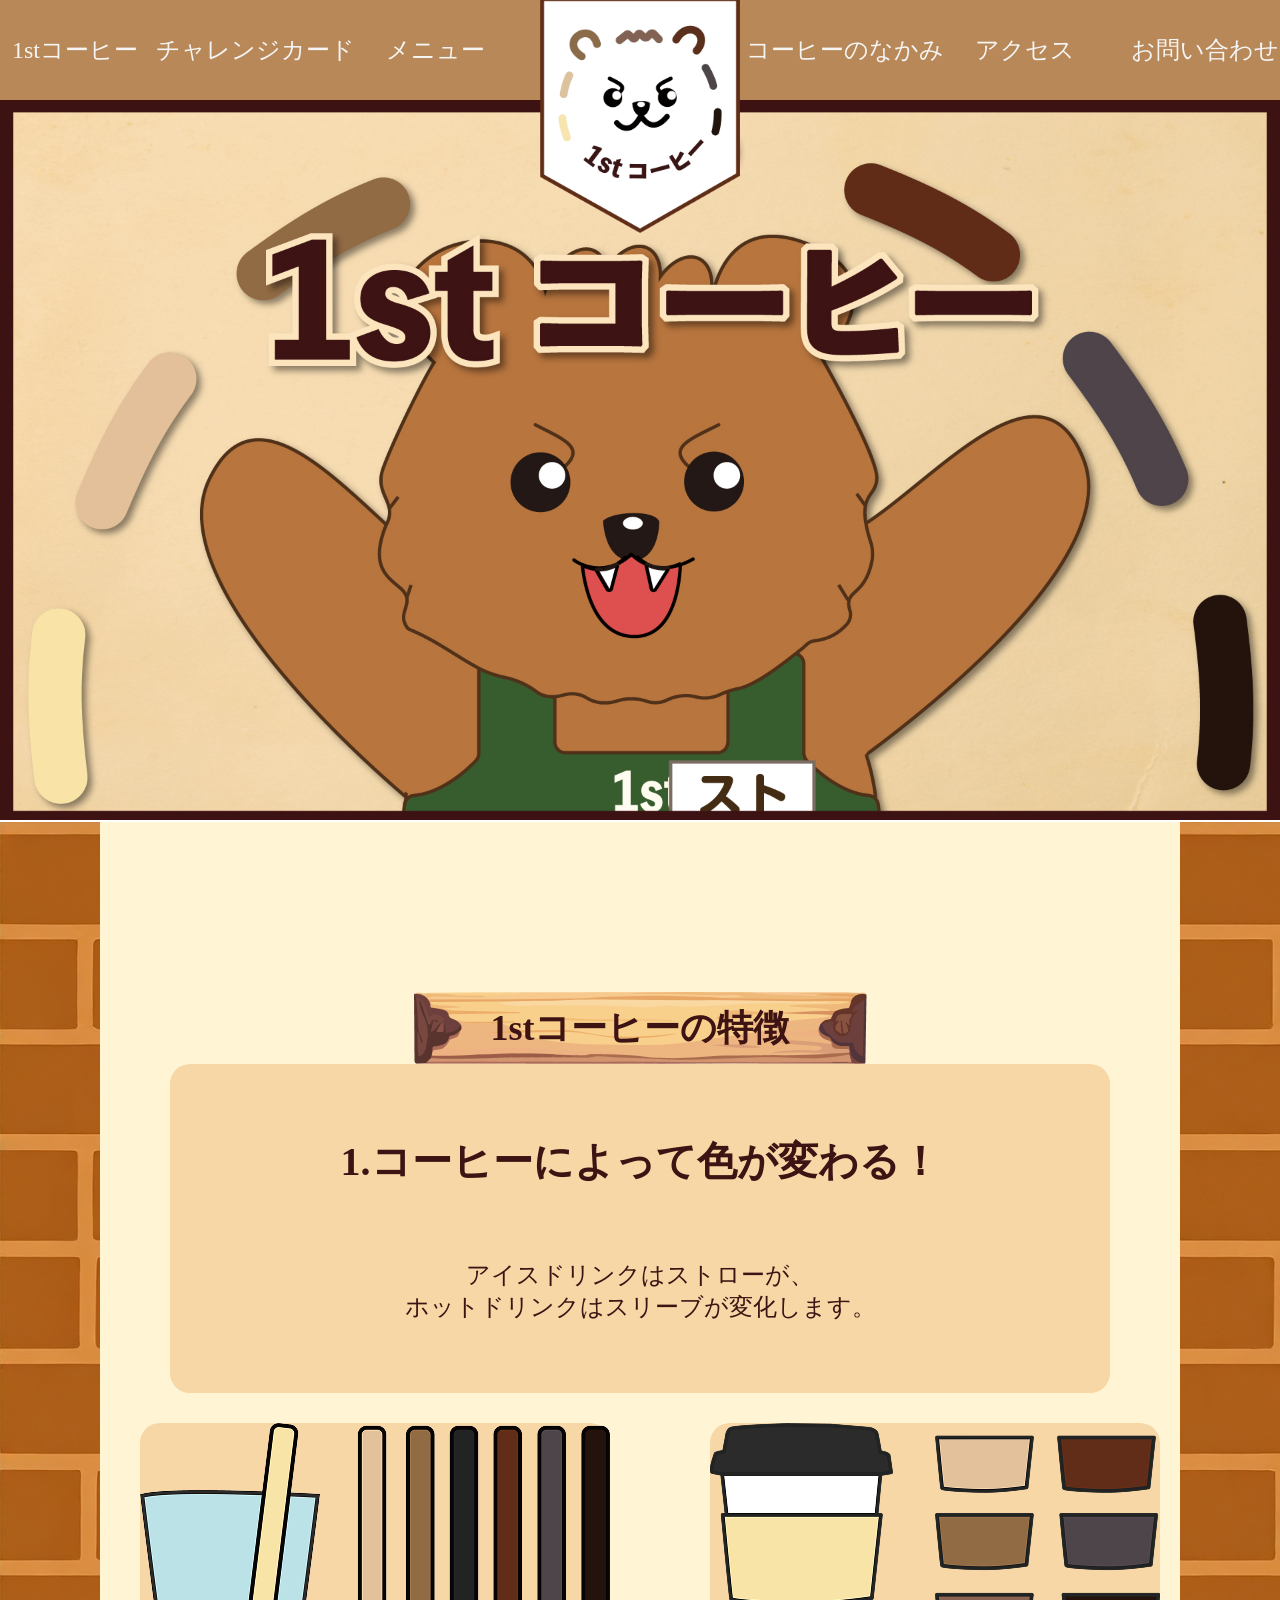
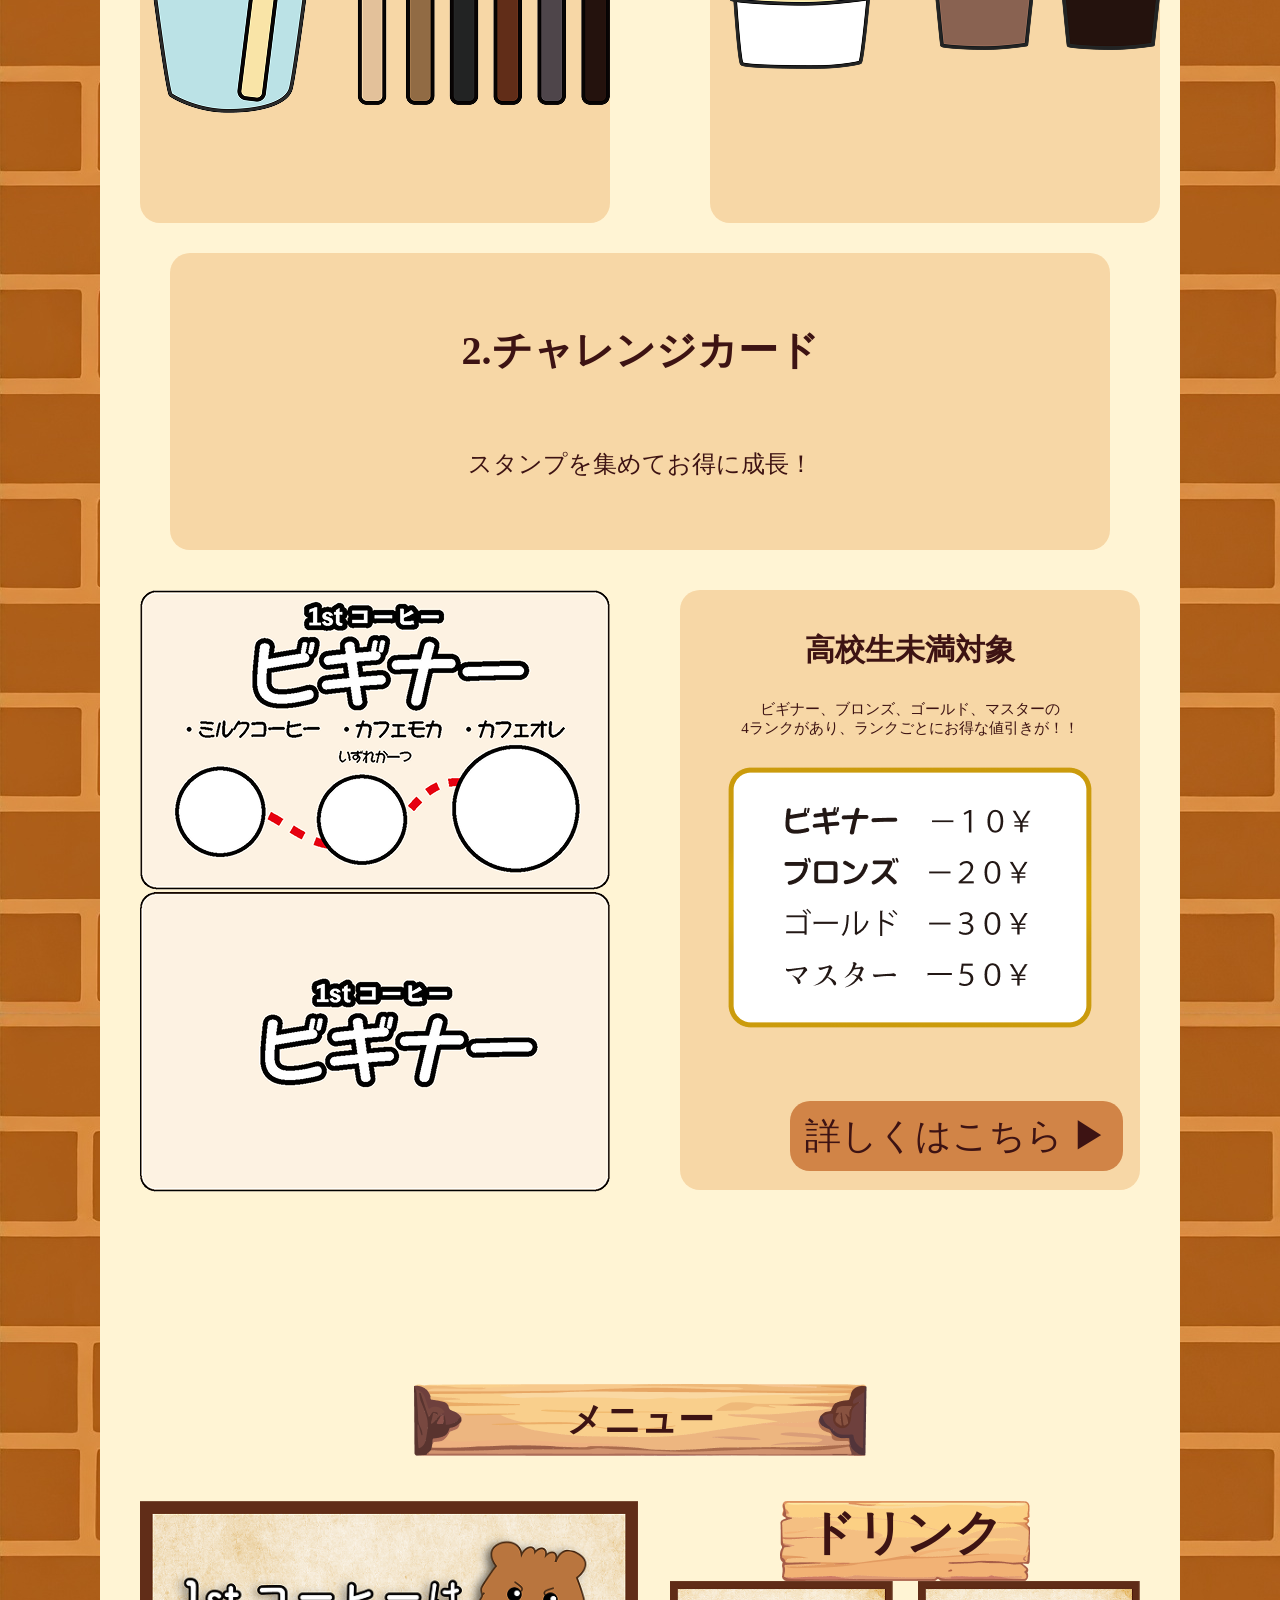
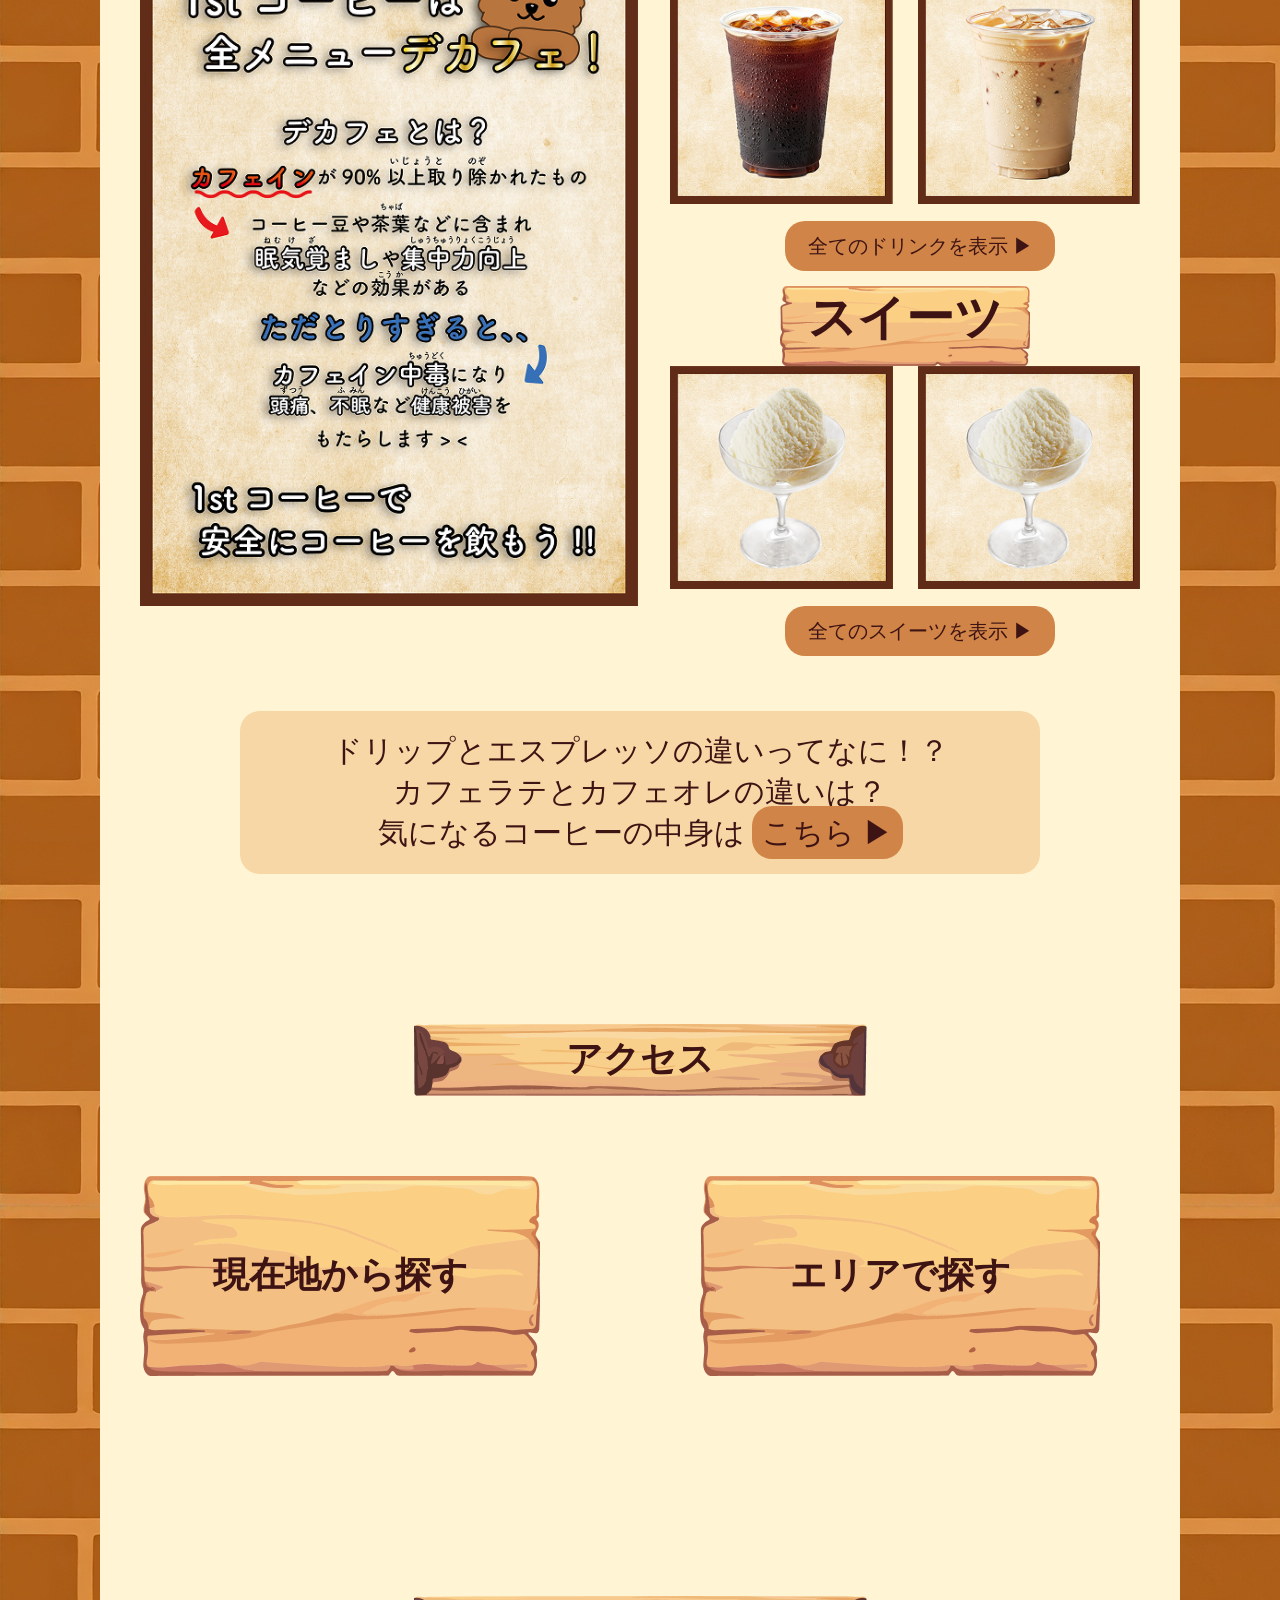
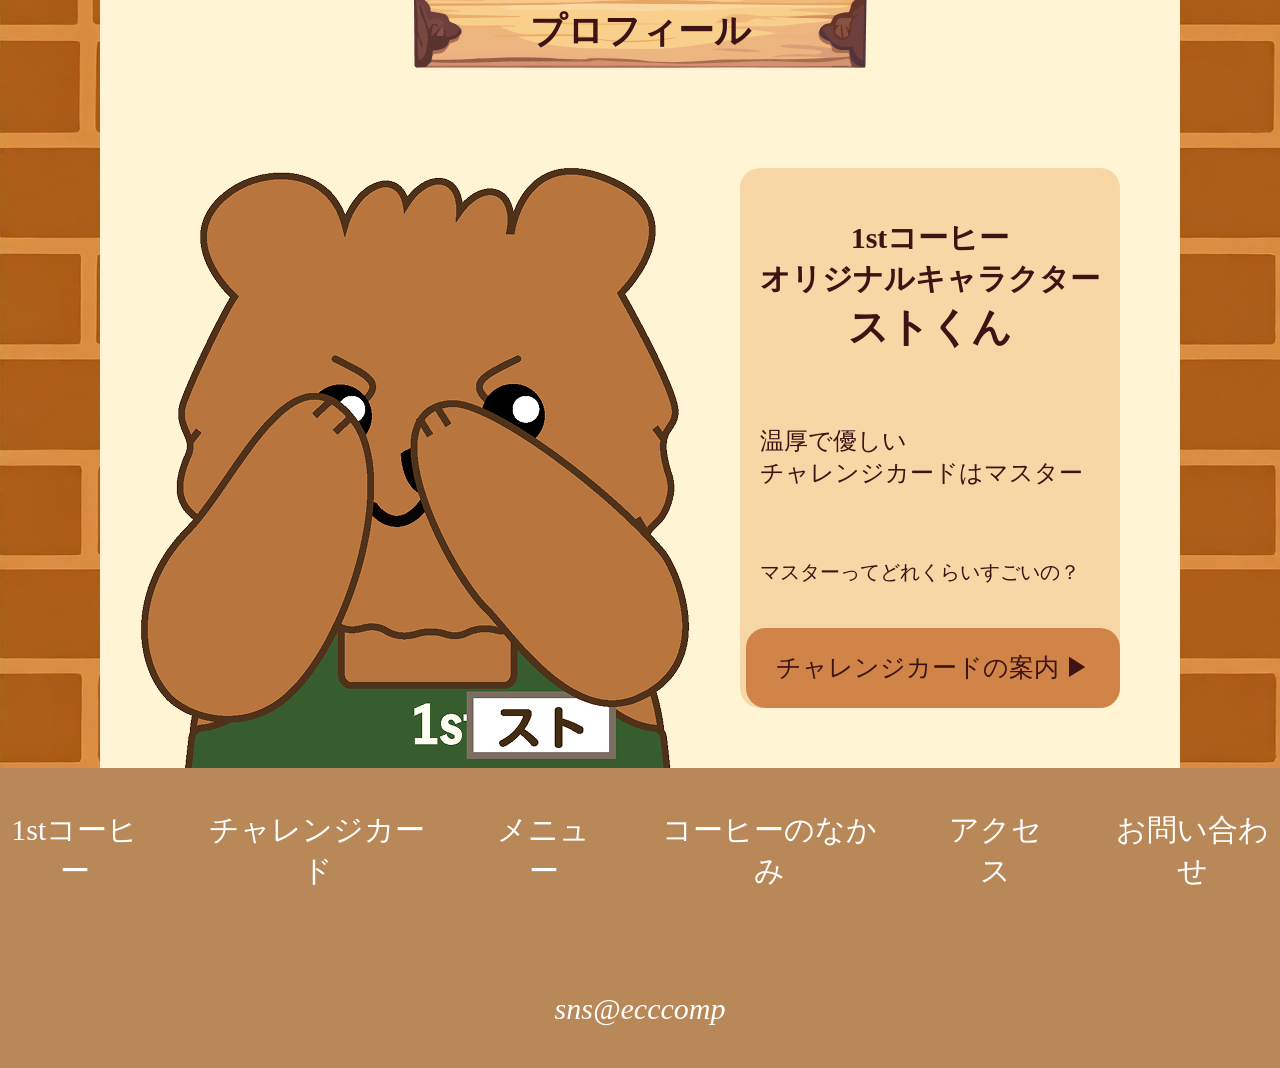
<file: index.html>
<!DOCTYPE html>
<html lang="ja">
<head>
	<meta charset="UTF-8">
	<meta name="viewport" content="width=device-width, initial-scale=1.0">
	<title>1st cooffe top page</title>
	<link rel="stylesheet" href="css/style.css">
	<link rel="stylesheet" href="css/index.css">
</head>
<body>
	<header>
		<ul class="nav">
			<li><a href="">1stコーヒー</a></li>
			<li><a href="challenge.html">チャレンジカード</a></li>
			<li><a href="menu.html">メニュー</a></li> 
			<li class="logo"><a href="index.html"><img src="images/1st.logo.png" alt="1stコーヒー"></a></li>
			<li><a href="nakami.html">コーヒーのなかみ</a></li>
			<li><a href="access.html">アクセス</a></li>
			<li><a href="character.html">お問い合わせ</a></li>
		</ul>
	</header>
	<div class="mainImg">
		<img src="images/1st.main.jpg" alt="">
	</div>
	<main>
	<div class="boxWrap">
		<h2 class="boxTitle">1stコーヒーの特徴</h2>
		<div class="aboutWrap">
			<h3 class="aboutTitle">1.コーヒーによって色が変わる！</h3>
			<p class="aboutText">アイスドリンクはストローが、<br>
				ホットドリンクはスリーブが変化します。</p>
		</div>
		<div class="copWrap">
			<div class="aboutWrap">
				<div class="imagesWrap"><img src="images/1st.ice.png" alt="アイスカップ"></div>
			</div>
			<div class="aboutWrap">
				<div class="imagesWrap"><img src="images/1st.hot.png" alt="ホットカップ"></div>
			</div>
		</div>
		<div class="aboutWrap">
			<h3 class="aboutTitle">2.チャレンジカード</h3>
			<p class="aboutText">スタンプを集めてお得に成長！</p>
		</div>	
		<div class="infoWrap">
			<div class="card">
				<p><img src="images/1st.stamp.01.png" alt="ビギナースタンプ"></p>
				<p><img src="images/1st.stamp.02.png" alt="ビギナー"></p>
			</div>
			<div class="info">
				<h4>高校生未満対象</h4>
				<p>ビギナー、ブロンズ、ゴールド、マスターの<br>4ランクがあり、ランクごとにお得な値引きが！！</p>
				<p><img src="images/1st.nebiki.png" alt="-10¥"></p>
			<p class="btnChallenge"><a href="challenge.html">詳しくはこちら ▶︎</a></p>
			</div>
		</div>
			<h2 class="boxTitle">メニュー</h2>
		<div class="menuWrap">
			<p><img src="images/1st.decoffe.png" alt=""></p>
			<div class="menu">
				<h3 class="menuTitle">ドリンク</h3>
				<div class="iceWrap">
					<p><img src="images/1st.menu.icecoffe.250.png" alt="アイスドリップ"></p>
					<p><img src="images/1st.menu.rate.250.png" alt="ラテ"></p>
				</div>
				<p><a href="menu.html" class="menuBtn">全てのドリンクを表示 ▶︎</a></p>
				<h3 class="menuTitle">スイーツ</h3>
				<div class="iceWrap">
					<p><img src="images/1st.menu.vanilla.250.png" alt="バニラアイス左"></p>
					<p><img src="images/1st.menu.vanilla.250.png" alt="バニラアイス右"></p>
				</div>
				<p><a href="menu.html"class="menuBtn">全てのスイーツを表示 ▶︎</a></p>
			</div>
		</div>
		<div class="menuInfo">
			<p class="btnNakami">ドリップとエスプレッソの違いってなに！？<br>
				カフェラテとカフェオレの違いは？<br>
				気になるコーヒーの中身は <a href="nakami.html" class="nakamiBtn">こちら ▶︎</a></p>
		</div>
		<h2 class="boxTitle">アクセス</h2>
		<div class="accessWrap">
			<h3 class="access"><a href="access.html" class="accessBtn">現在地から探す</a></h3>
			<h3 class="access"><a href="access.html" class="accessBtn">エリアで探す</a></h3>
		</div>
		<h2 class="boxTitle">プロフィール</h2>
		<div class="charaWrap">
			<div class="charaImgWrap">
				<p class="charaImg"><img src="images/1st.sutokun01.png" alt="テレ"></p>
			</div>
			<div class="charaInfo">
				<div class="charaText"> 
					<h3>1stコーヒー<br>オリジナルキャラクター</h3>
					<h2>ストくん</h2>
					<p class="charaCenter">温厚で優しい<br>
					チャレンジカードはマスター</p>
					<p class="charaBottom">マスターってどれくらいすごいの？</p>
					<p class="challBtn"><a href="challenge.html">チャレンジカードの案内 ▶︎</a></p>
				</div>
			</div>
		</div>
	</div>
</main>
<footer>
	<div class="footerText">
		<ul>
			<li><a href="index.html">1stコーヒー</a></li>
			<li><a href="challenge.html">チャレンジカード</a></li>
			<li><a href="menu.html">メニュー</a></li>
			<li><a href="nakami.html">コーヒーのなかみ</a></li>
			<li><a href="access.html">アクセス</a></li>
			<li><a href="character.html">お問い合わせ</a> </li>
		</ul>
	</div>
	<address>sns@ecccomp</address>
</footer>				
</body>
</html>
</file>
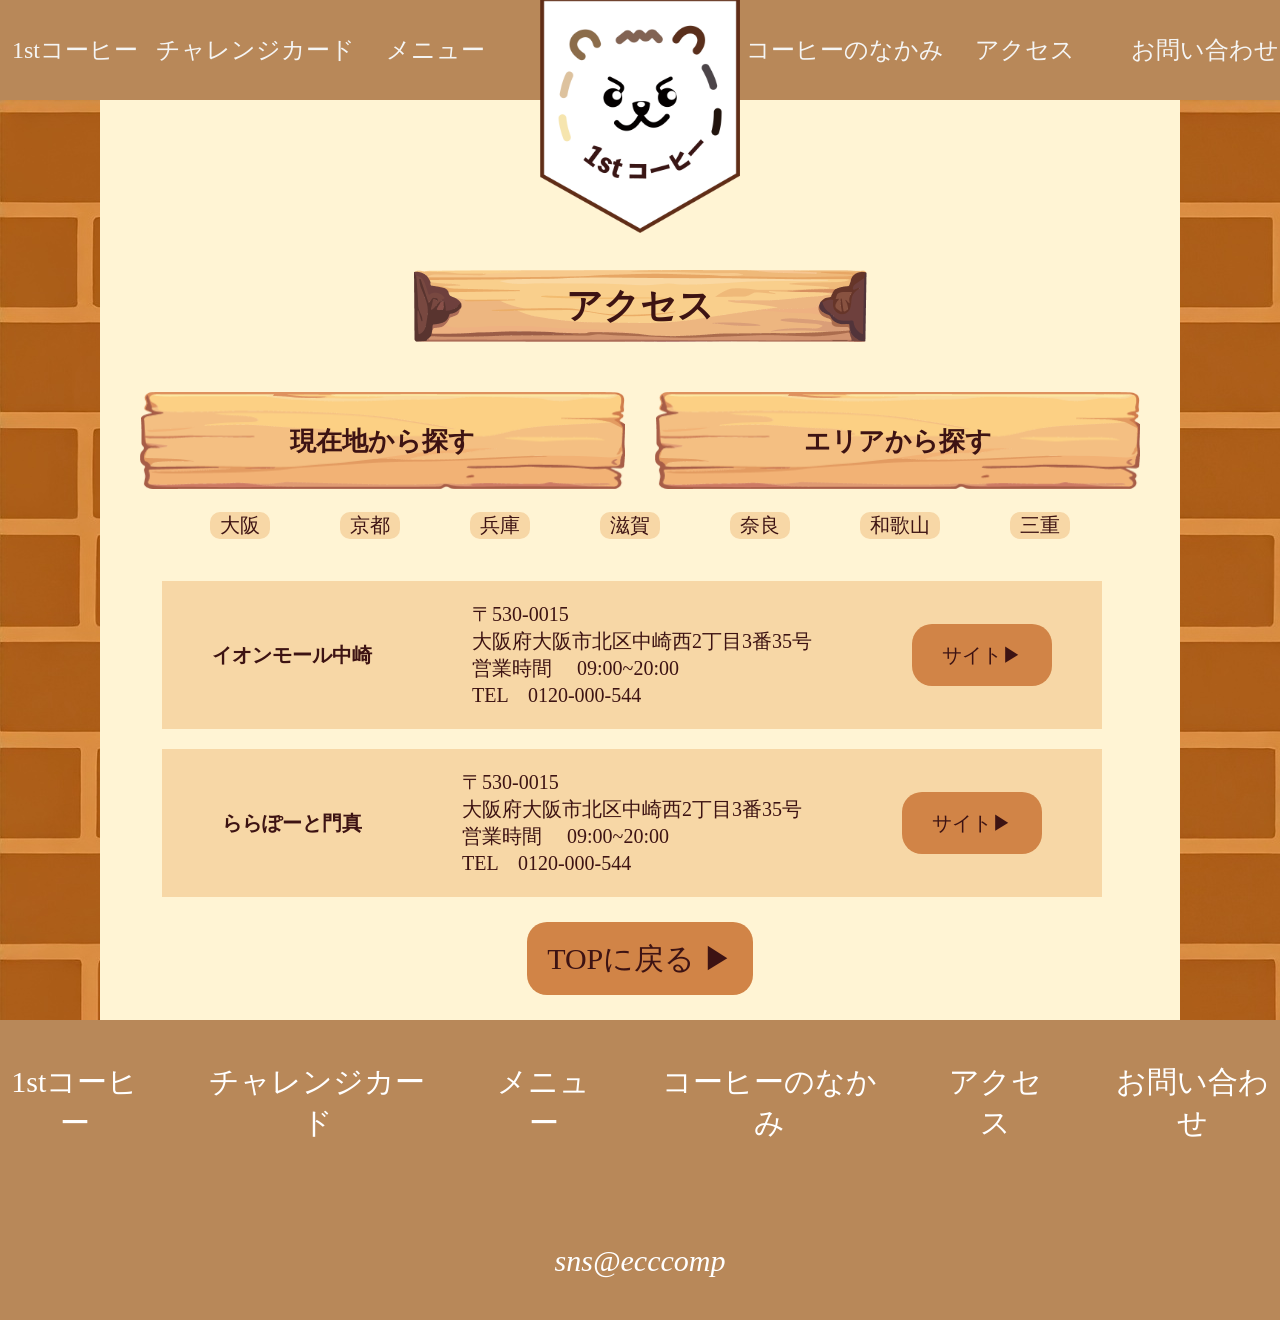
<file: access.html>
<!DOCTYPE html>
<html lang="ja">
<head>
	<meta charset="UTF-8">
	<meta http-equiv="X-UA-Compatible" content="ie=edge">
	<title>1st access page</title>
	<link rel="stylesheet" href="css/access.css">
	<link rel="stylesheet" href="css/style.css">
</head>
<body>
	<header>
		<ul class="nav">
			<li><a href="index.html">1stコーヒー</a></li>
			<li><a href="challenge.html">チャレンジカード</a></li>
			<li><a href="menu.html">メニュー</a></li> 
			<li class="logo"><a href="index.html"><img src="images/1st.logo.png" alt="1stコーヒー"></a></li>
			<li><a href="nakami.html">コーヒーのなかみ</a></li>
			<li><a href="access.html">アクセス</a></li>
			<li><a href="character.html">お問い合わせ</a></li>
		</ul>
	</header>
</body>
<main>
<div class="boxWrap childPage">
	<h1 class="boxTitle">アクセス</h1>
	<div class="accessWrap">
		<h2 class="accessBtn">現在地から探す</h2>
		<h2 class="accessBtn">エリアから探す</h2>
	</div>
	<div class="prefectures">
		<p>大阪</p>
		<p>京都</p>
		<p>兵庫</p>
		<p>滋賀</p>
		<p>奈良</p>
		<p>和歌山</p>
		<p>三重</p>
	</div>
	<table>
		<tr class="tableWrap">
			<th>イオンモール中崎</th>
				<td>〒530-0015 <br>
					大阪府大阪市北区中崎西2丁目3番35号<br>
					営業時間　 09:00~20:00<br>
					TEL　0120-000-544
				</td>
				<td>
					<a href="index.html">サイト▶︎</a>
				</td>
		</tr>
		<tr class="tableWrap">
			<th>ららぽーと門真</th>
				<td>〒530-0015 <br>
			大阪府大阪市北区中崎西2丁目3番35号<br>
			営業時間　 09:00~20:00<br>
			TEL　0120-000-544
				</td>
				<td>
					<a href="index.html">サイト▶︎</a>
				</td>
		</tr>
	</table>

	<p class="btnTop"><a href="index.html" class="topBtn">TOPに戻る ▶︎</a></p>

	</div>
</main>
<footer>
	<div class="footerText">
		<ul>
		<li><a href="index.html">1stコーヒー</a></li>
		<li><a href="challenge.html">チャレンジカード</a></li>
		<li><a href="menu.html">メニュー</a></li>
		<li><a href="nakami.html">コーヒーのなかみ</a></li>
		<li><a href="access.html">アクセス</a></li>
		<li><a href="character.html">お問い合わせ</a> </li>
		</ul>
	</div>
	<address>sns@ecccomp</address>
</footer>
</html>
</file>
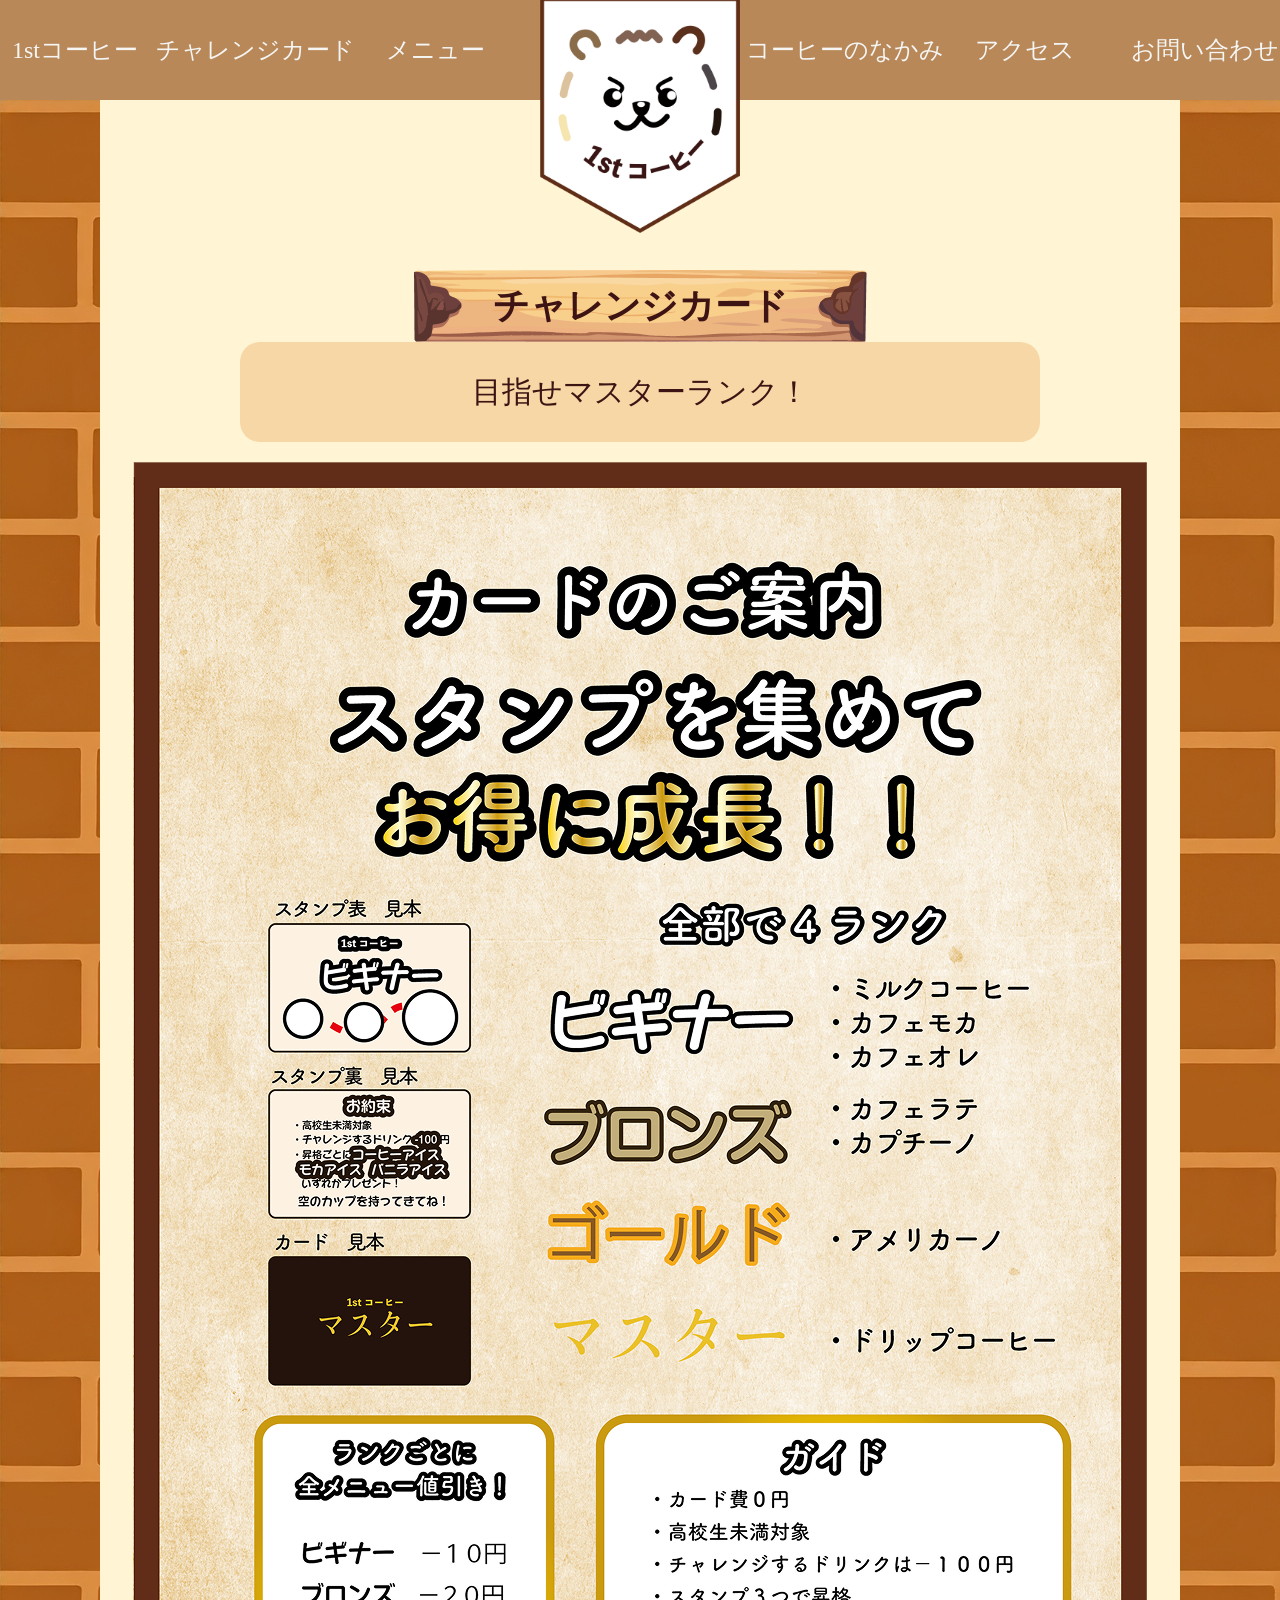
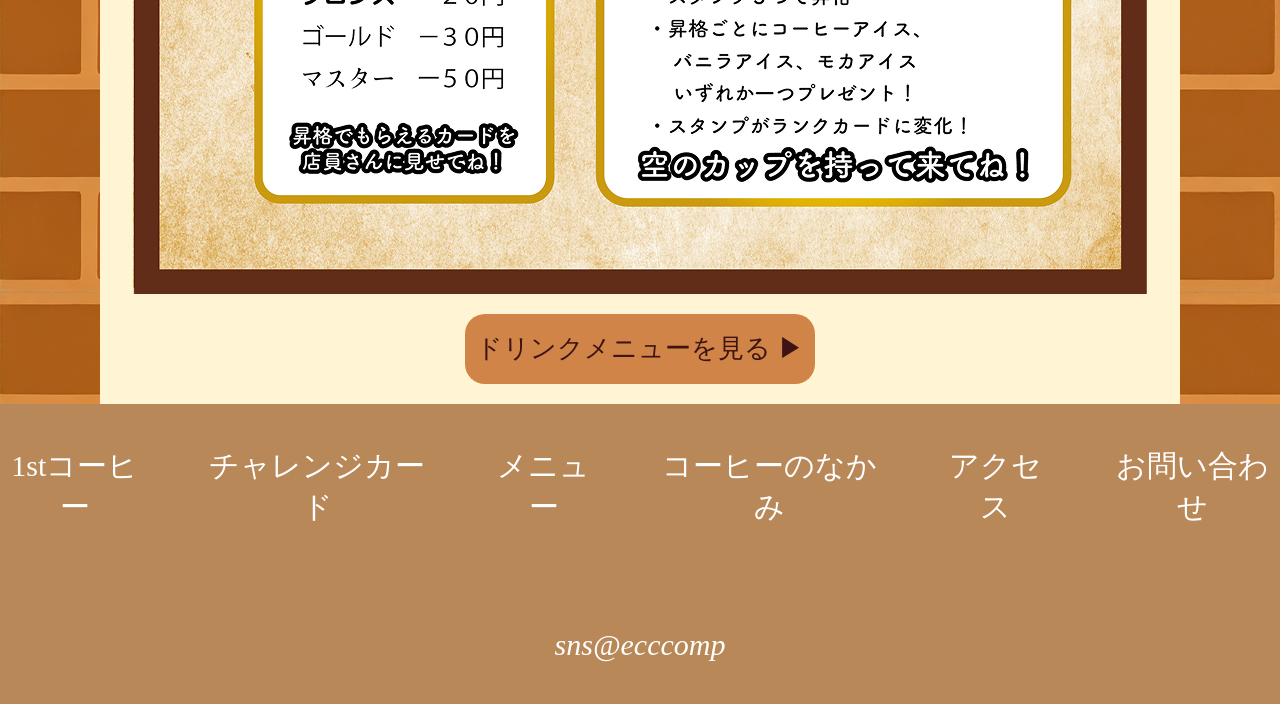
<file: challenge.html>
<!DOCTYPE html>
<html lang="ja">
<head>
	<meta charset="UTF-8">
	<meta http-equiv="X-UA-Compatible" content="ie=edge">
	<title>challenge page</title>
	<link rel="stylesheet" href="css/style.css">
	<link rel="stylesheet" href="css/challenge.css">
</head>
<body>
	<header>
		<ul class="nav">
			<li><a href="index.html">1stコーヒー</a></li>
			<li><a href="challenge.html">チャレンジカード</a></li>
			<li><a href="menu.html">メニュー</a></li> 
			<li class="logo"><a href="index.html"><img src="images/1st.logo.png" alt="1stコーヒー"></a></li>
			<li><a href="nakami.html">コーヒーのなかみ</a></li>
			<li><a href="access.html">アクセス</a></li>
			<li><a href="character.html">お問い合わせ</a></li>
		</ul>
	</header>
<main>
	<div class="boxWrap childPage">
		<h1 class="boxTitle">チャレンジカード</h1>
		<p class="text">目指せマスターランク！</p>
		<p class="guide"><img src="images/1st.guide.png" alt="カードの案内"></p>
		<p class="btnMenu"><a href="menu.html">ドリンクメニューを見る ▶︎</a></p>
	</div>
</main>
<footer>
	<div class="footerText">
		<ul>
			<li><a href="index.html">1stコーヒー</a></li>
			<li><a href="challenge.html">チャレンジカード</a></li>
			<li><a href="menu.html">メニュー</a></li>
			<li><a href="nakami.html">コーヒーのなかみ</a></li>
			<li><a href="access.html">アクセス</a></li>
			<li><a href="character.html">お問い合わせ</a> </li>
		</ul>
	</div>
	<address>sns@ecccomp</address>
</footer>
</body>
</html>
</file>
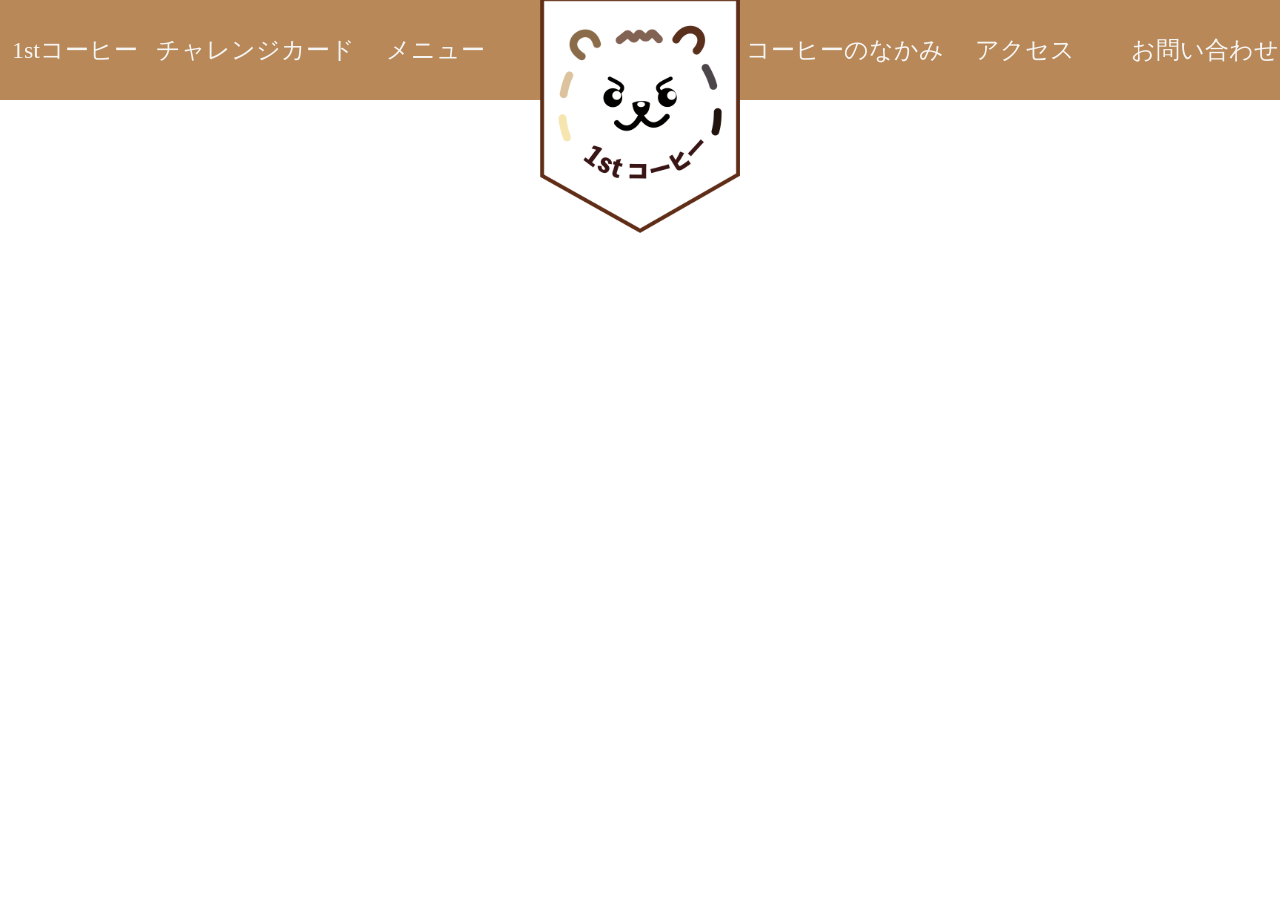
<file: character.html>
<!DOCTYPE html>
<html lang="ja">
<head>
	<meta charset="UTF-8">
	<meta http-equiv="X-UA-Compatible" content="ie=edge">
	<title>aaa</title>
	<link rel="stylesheet" href="css/style.css">
	<link rel="stylesheet" href="css/">
</head>
<body>
	<header>
		<ul class="nav">
			<li><a href="index.html">1stコーヒー</a></li>
			<li><a href="challenge.html">チャレンジカード</a></li>
			<li><a href="">メニュー</a></li> 
			<li class="logo"><a href="index.html"><img src="images/1st.logo.png" alt="1stコーヒー"></a></li>
			<li><a href="nakami.html">コーヒーのなかみ</a></li>
			<li><a href="access.html">アクセス</a></li>
			<li><a href="character.html">お問い合わせ</a></li>
		</ul>
	</header>
</body>
</html>
</file>
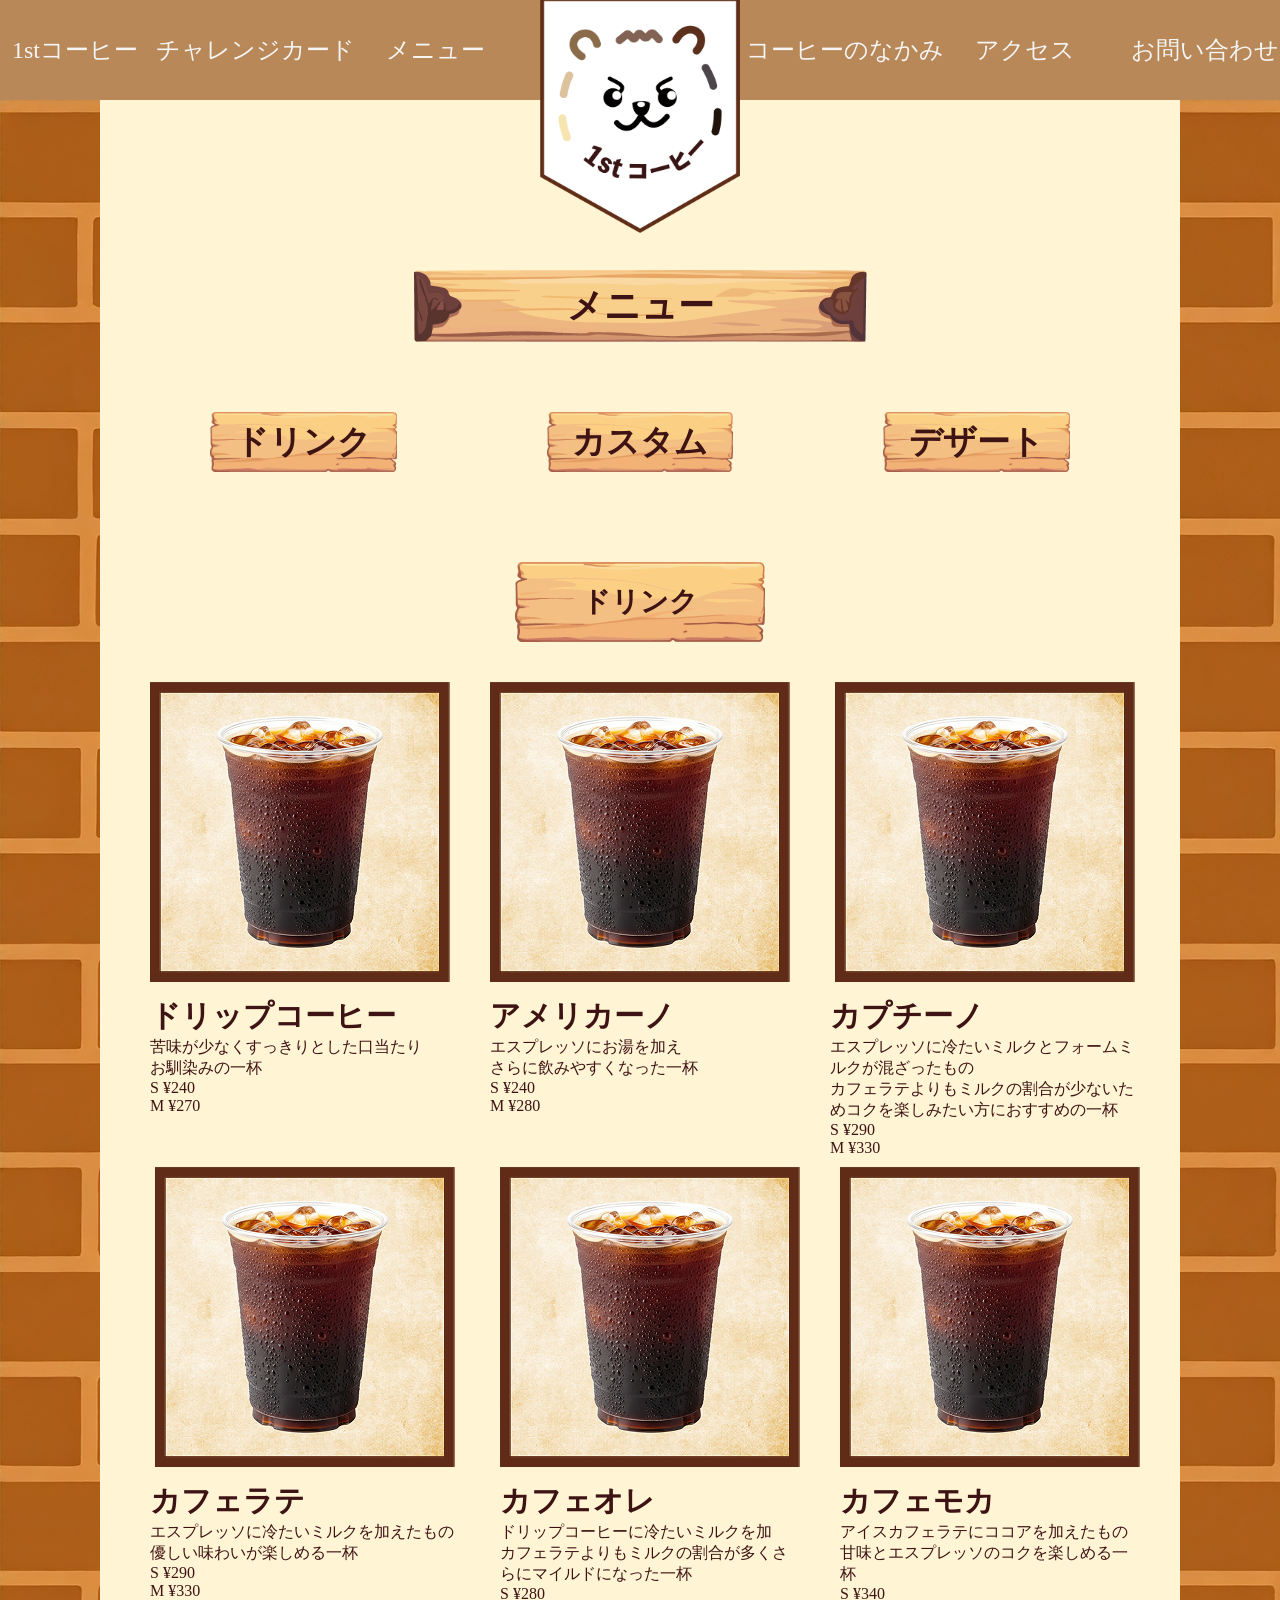
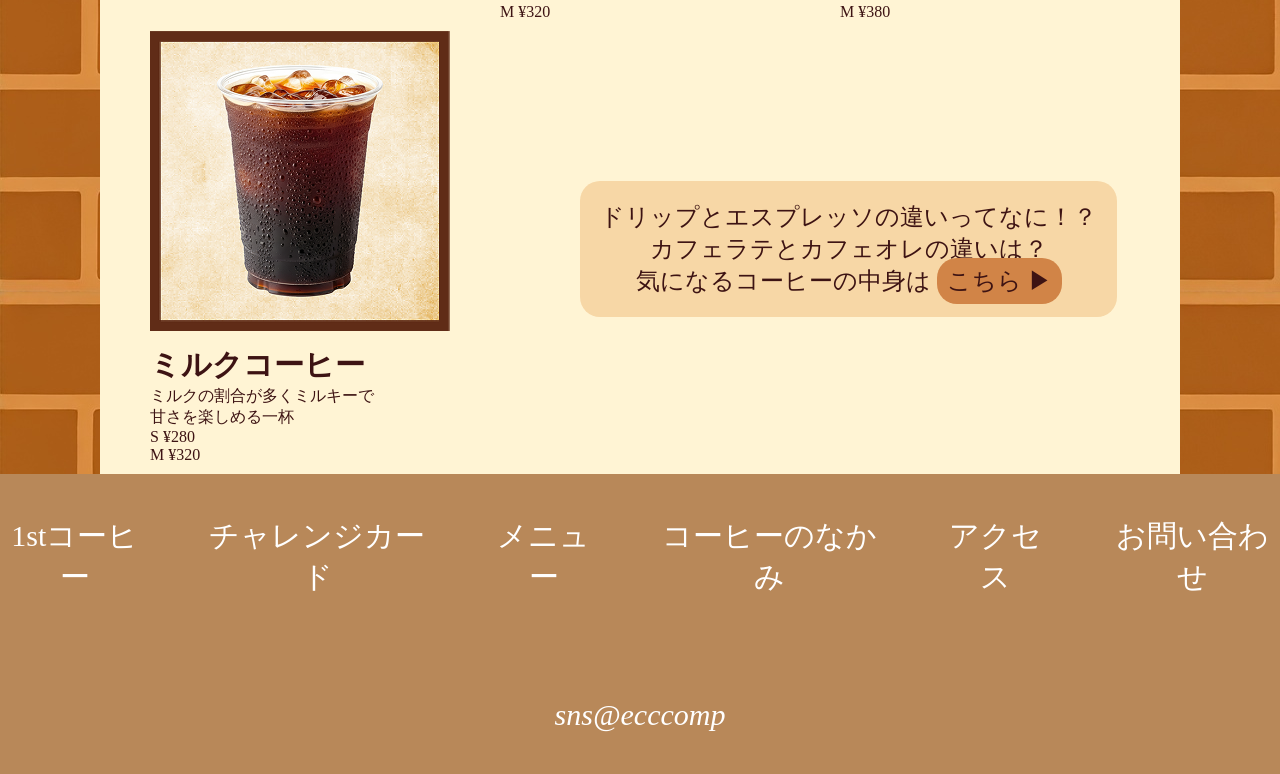
<file: menu.html>
<!DOCTYPE html>
<html lang="ja">
<head>
	<meta charset="UTF-8">
	<meta http-equiv="X-UA-Compatible" content="ie=edge">
	<title>manu page</title>
	<link rel="stylesheet" href="css/style.css">
	<link rel="stylesheet" href="css/menu.css">
</head>
<body>
	<header>
		<ul class="nav">
			<li><a href="index.html">1stコーヒー</a></li>
			<li><a href="challenge.html">チャレンジカード</a></li>
			<li><a href="menu.html">メニュー</a></li> 
			<li class="logo"><a href="index.html"><img src="images/1st.logo.png" alt="1stコーヒー"></a></li>
			<li><a href="nakami.html">コーヒーのなかみ</a></li>
			<li><a href="access.html">アクセス</a></li>
			<li><a href="character.html">お問い合わせ</a></li>
		</ul>
	</header>
	<main>
	<div class="boxWrap">
		<h1 class="boxTitle">メニュー</h1>
		<div class="TitleWrap">
			<h3>ドリンク</h3><h3>カスタム</h3><h3>デザート</h3>
		</div>
		<h2>ドリンク</h2>
		<div class="menuWrap">
			<div class="itemWrap">
				<p><img src="images/1st.menu.icecoffe.300.png" alt="コーヒー"></p>
				<div class="itemText">
					<h4>ドリップコーヒー</h4><p>苦味が少なくすっきりとした口当たり<br>お馴染みの一杯<br>S ¥240<br>M ¥270</p>
				</div>
			</div>
			<div class="itemWrap">
				<p><img src="images/1st.menu.icecoffe.300.png" alt="コーヒー"></p>
				<div class="itemText">
					<h4>アメリカーノ</h4><p>エスプレッソにお湯を加え<br>さらに飲みやすくなった一杯<br>S ¥240<br>M ¥280</p>
				</div>
			</div>
			<div class="itemWrap">
				<p><img src="images/1st.menu.icecoffe.300.png" alt="コーヒー"></p>
				<div class="itemText">
					<h4>カプチーノ</h4><p>エスプレッソに冷たいミルクとフォームミルクが混ざったもの<br>カフェラテよりもミルクの割合が少ないためコクを楽しみたい方におすすめの一杯<br>S ¥290<br>M ¥330</p>
				</div>
			</div>
		</div>
		<div class="menuWrap">
			<div class="itemWrap">
				<p><img src="images/1st.menu.icecoffe.300.png" alt="コーヒー"></p>
				<div class="itemText">
					<h4>カフェラテ</h4><p>エスプレッソに冷たいミルクを加えたもの優しい味わいが楽しめる一杯<br>S ¥290<br>M ¥330</p>
				</div>
			</div>
			<div class="itemWrap">
				<p><img src="images/1st.menu.icecoffe.300.png" alt="コーヒー"></p>
				<div class="itemText">
					<h4>カフェオレ</h4><p>ドリップコーヒーに冷たいミルクを加<br>カフェラテよりもミルクの割合が多くさらにマイルドになった一杯<br>S ¥280<br>M ¥320</p>
				</div>
			</div>
			<div class="itemWrap">
				<p><img src="images/1st.menu.icecoffe.300.png" alt="コーヒー"></p>
				<div class="itemText">
					<h4>カフェモカ</h4><p>アイスカフェラテにココアを加えたもの<br>甘味とエスプレッソのコクを楽しめる一杯<br>S ¥340<br>M ¥380</p>
				</div>
			</div>
		</div>
		<div class="menuWrap">
			<div class="itemWrap">
				<div class="itemInfo">
					<div class="itemLeft">
						<p><img src="images/1st.menu.icecoffe.300.png" alt="コーヒー"></p>
						<div class="itemText">
							<h4>ミルクコーヒー</h4><p>ミルクの割合が多くミルキーで<br>甘さを楽しめる一杯<br>S ¥280<br>M ¥320</p>
						</div>
					</div>
					<div class="itemRight">
						<p class="btnNakami">ドリップとエスプレッソの違いってなに！？<br>
						カフェラテとカフェオレの違いは？<br>
						気になるコーヒーの中身は <a href="nakami.html" class="nakamiBtn">こちら ▶︎</a></p>
					</div>
				</div>
			</div>
		</div>
	</div>
</main>
<footer>
	<div class="footerText">
		<ul>
			<li><a href="index.html">1stコーヒー</a></li>
			<li><a href="challenge.html">チャレンジカード</a></li>
			<li><a href="menu.html">メニュー</a></li>
			<li><a href="nakami.html">コーヒーのなかみ</a></li>
			<li><a href="access.html">アクセス</a></li>
			<li><a href="character.html">お問い合わせ</a> </li>
		</ul>
	</div>
	<address>sns@ecccomp</address>
</footer>	
</body>
</html>
</file>
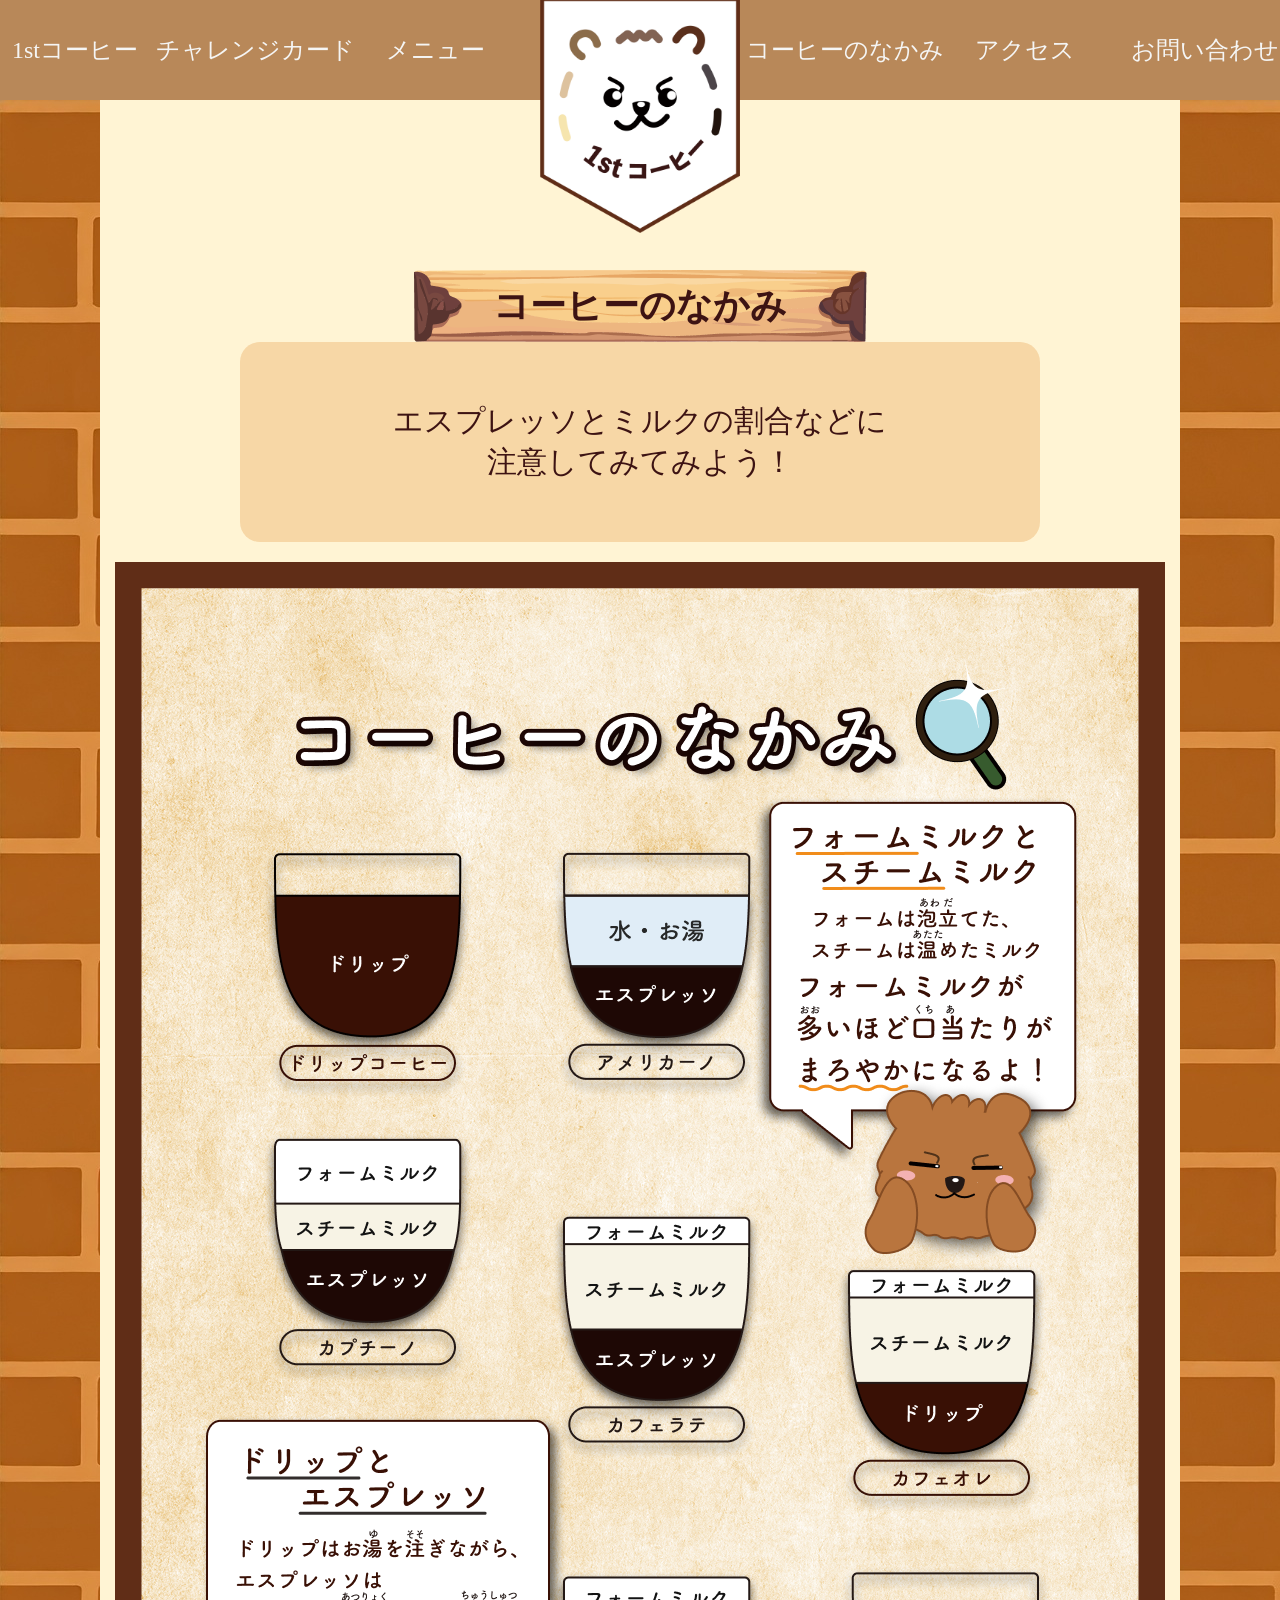
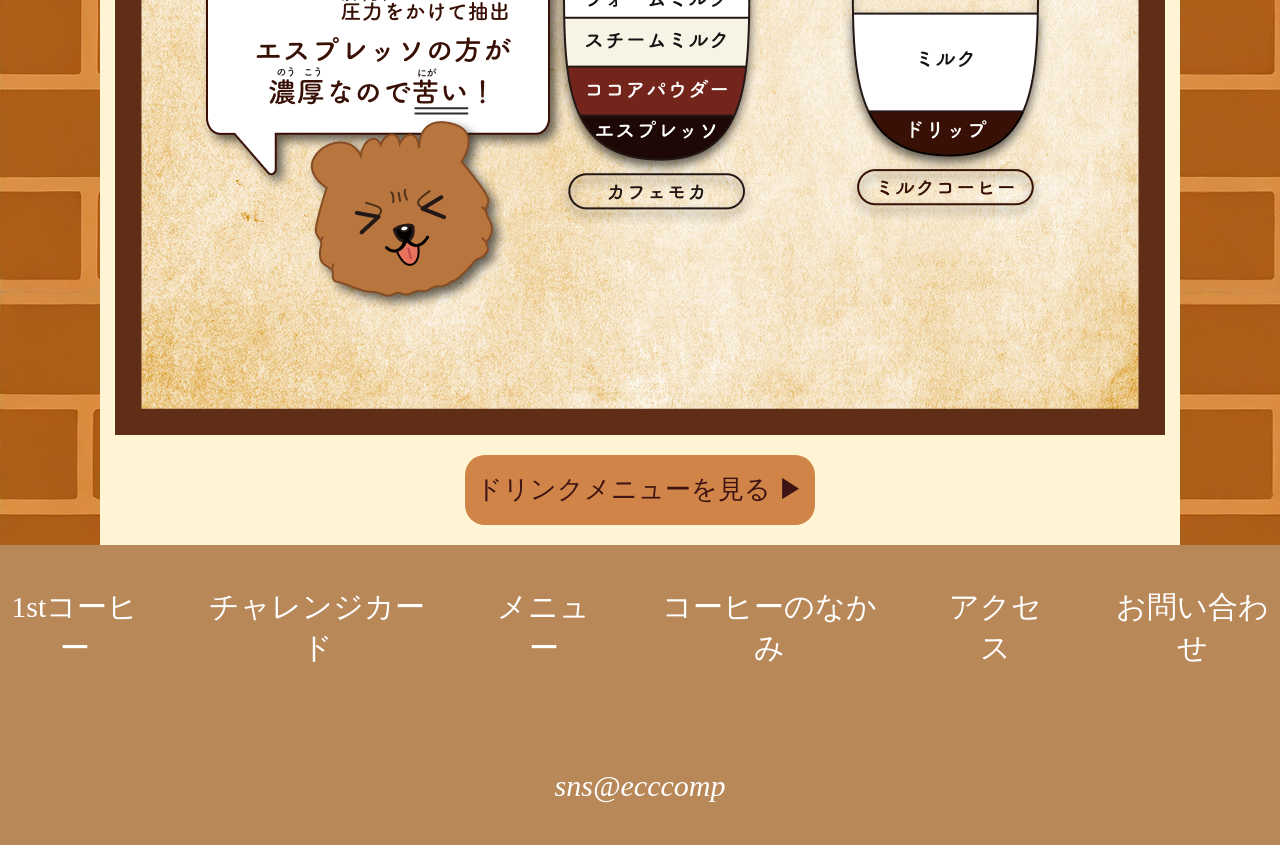
<file: nakami.html>
<!DOCTYPE html>
<html lang="ja">
<head>
	<meta charset="UTF-8">
	<meta http-equiv="X-UA-Compatible" content="ie=edge">
	<title>nakami page</title>
	<link rel="stylesheet" href="css/style.css">
	<link rel="stylesheet" href="css/nakami.css">
</head>
<body>
<header>
	<ul class="nav">
		<li><a href="index.html">1stコーヒー</a></li>
		<li><a href="challenge.html">チャレンジカード</a></li>
		<li><a href="menu.html">メニュー</a></li> 
		<li class="logo"><a href="index.html"><img src="images/1st.logo.png" alt="1stコーヒー"></a></li>
		<li><a href="">コーヒーのなかみ</a></li>
		<li><a href="access.html">アクセス</a></li>
		<li><a href="character.html">お問い合わせ</a></li>
	</ul>
</header>
<main>
	<div class="boxWrap childPage">
		<h1 class="boxTitle">コーヒーのなかみ</h1>
		<p class="text">エスプレッソとミルクの割合などに<br>注意してみてみよう！</p>
		<p class="nakami"><img src="images/1st.nakami.png" alt="コーヒーのなかみ"></p>
		<p class="btnMenu"><a href="menu.html">ドリンクメニューを見る ▶︎</a></p>
	</div>
</main>
<footer>
	<div class="footerText">
		<ul>
			<li><a href="index.html">1stコーヒー</a></li>
			<li><a href="challenge.html">チャレンジカード</a></li>
			<li><a href="menu.html">メニュー</a></li>
			<li><a href="nakami.html">コーヒーのなかみ</a></li>
			<li><a href="access.html">アクセス</a></li>
			<li><a href="character.html">お問い合わせ</a> </li>
		</ul>
	</div>
	<address>sns@ecccomp</address>
</footer>
</body>
</html>
</file>
<file: css/style.css>
*{
    margin: 0;
    padding: 0;
}
html{
    font-size: 62.5%;
}
body{
    font-family:"Hiragino Kaku Gothic StdN";
    color: #3d1313;
}
ul{
    list-style: none;
}

header{
    /* border: solid 1px tomato; */
    position: relative;
    z-index: 10;
    font-size: clamp(1.2rem, -0.8rem + 2.67vw, 2.4rem);
}
.nav{
    display: flex;
    gap: 30px;
    width: 100%;
    height: 100px;
    background-color: #B88859;
    justify-content: space-evenly;
}

.nav li{
    width: 250px;
    min-width: 50px;
    height: 100%;
}

.nav li a{
    text-decoration: none;
    color: #f5f5f4;
    display: flex;
    justify-content: center;
    align-items: center;
    width: 100%;
    height: 100%;
    text-wrap: nowrap;
    transition: 0.5s;
}

.nav li a:hover{
    background-color: #805e3c;
}

.nav li.logo a:hover{
    background-color: transparent;
}

.nav .logo{
    min-width: 200px;
    height: 230px;
}
.logo img{
    width: 100%;
}

.logo a img:hover{
    background-color: rgba(0, 0, 0, 0);
}

main{
    /* border: solid 1px tomato; */
    
    background-image: url("../images/1st.renga.jpg");
    background-repeat: repeat-y;
    /* position: relative; */
    /* top: -350px; */
    width: calc(100% - 40px);
    padding: 0 20px 0;
}

.boxWrap{
    background-color: #FFF4D4;
    text-align: center;
    margin: 0 auto;
    padding: 20px 40px 0;
    max-width: 1000px;
}

.boxWrap.childPage{
    padding-bottom: 20px;
}

.boxTitle{
    display: flex;
    font-size: 3.6em;
    justify-content: center;
    margin: 150px auto 0;
    width: 453px;
    height: 72px;
    align-items: center;
    /* border: 10px solid #333; */
    background-image: url("../images/1st.ribbon.png");
}

footer{
    background-color: #B88859;
    width: 100%;
    height: 300px;
    color: #fff;
    text-align: center;
    font-size: 3em;
    display: flex;
    flex-direction: column;
    justify-content: center;
    align-items: center;
    position: relative;
    z-index: 10;
}

.footerText{
    margin-bottom: 100px;
}

.footerText ul{
    display: flex;
    gap: 50px;
}


.footerText a{
    text-decoration: none;
    color: #fff;
}

.footerText a:hover{
    color: #ffffff8d;
}

/* .logo{
    display: block;
    width: 200px;
    height: 230px;
    } */
    
    /* header ul{
        display: flex;
        list-style-type: none;
        color: #f5f5f4;
        font-size: 150%;
        letter-spacing: 0.2em;
        } */
        
        
/* transform: translateX(-50%); */
</file>
<file: css/index.css>
.mainImg img{
    width: 100%;
    /* animation: 5s show forwards; */
}


.copWrap{
    /* 横並びにするところ */
    display: flex;
    gap: 100px;
    margin: 30px 0 30px 0;
    /* width: 100%; */
}

.aboutWrap{
    /* border: solid 1px blue; */
    background-color: #F7D7A6;
    padding: 70px;
    margin: 0 auto;
    max-width: 800px;
    border-radius: 20px;
}

.copWrap .aboutWrap{
    width: 500px;
    height: 400px;
    padding:  0;

    &.imagesWrap{
        width: 100%;
        height: 100%;
        margin: auto 0;

        &img{
            width: 100%;
            height: 100%;
        }
    }

}


.aboutTitle{
    font-size: 4em;
    padding-bottom: 70px;
}

.aboutWrap p{
    /* background-color: tomato; */
    align-items: center;
}

.aboutWrap .aboutText{
    font-size: 2.4em;
    /* background-color: skyblue; */
}

.infoWrap{
    display: flex;
    padding: 40px 0;
    gap: 70px;
}

.info{
    background-color: #F7D7A6;
    border-radius: 20px;
    width: 550px;
    height: 600px;
    /* grid rows→縦軸の幅を決めている */
    display: grid;
    grid-template-rows: auto auto 0.8fr auto;
}

.info h4{
    font-size: 3em;
    padding-top: 40px;
}

.info p{
    font-size: 1.5em;
}


.btnChallenge{
    /* justify-selfを使う場合、 width100%では動かない */
    /* 親の幅に100%になっているから空きがないからwidth80%で空きを作っている */
    width: 80%;
    justify-self: end;

    a{
        background-color: #D18447;
        color: #3d1313;
        font-size: 2.4em;
        max-width: 350px;
        border-radius: 20px;
        padding-left: 20px;
        padding: 15px;
        text-decoration: none;
    }
}

.btnChallenge a:hover{
    background-color: #cb742c7f;
    color: #3d1313d1;
}

.menuWrap{
    display: flex;
    padding: 45px 0 0;
    gap: 32px;
    p{
        width: 500px;
        img{
            width: 100%;
        }
    }
}

.menu{
    width: 470px;
}

.menuTitle{
    background-image: url(../images/1st.kannbann.mini.png);
    /* justify-content: center;
    align-items: center; */
    font-size: 4.8em;
    width: 250px;
    height: 80px;
    margin: 0 auto;
}

.menuInfo{
    background-color: #F7D7A6;
    text-align: center;
    max-width: 800px;
    margin: 40px auto;
    padding: 20px 0;
    border-radius: 20px;
    /* display: flex;
    justify-content: center; */
}


.menuBtn{
    display: block;
    justify-content: right;
    align-items: center;
    background-color: #D18447;
    color: #3d1313;
    text-decoration: none;
    border-radius: 20px;
    font-size: 2.0em;
    line-height: 30px;
    padding: 10px;
    margin: 15px auto;
    width: 250px;
    height: 30px;
}

.menuBtn:hover{
    background-color: #cb742c7f;
    color: #3d1313d1;
}

.menuInfo p{
    font-size: 3em;
}

.iceWrap{
    display: flex;
    gap: 25px;
}

.nakamiBtn {
    text-decoration: none;
    color: #3d1313;
    background-color: #D18447;
    border-radius: 20px;
    padding: 10px;
}

.nakamiBtn:hover{
    background-color: #cb742c7f;
    color: #3d1313d1;
}


.accessWrap{
    display: flex;
    gap: 160px;
    padding-top: 80px;
}

.access{
    background-image: url("../images/1st.kannbann.png");
    display: flex;
    width: 400px;
    height: 200px;
    justify-content: center;
    align-items: center;
    font-size: 3.6em;
    margin-bottom: 70px;
}

.accessBtn{
    text-decoration: none;
    color: #3d1313;
}

.accessBtn:hover{
color: #3d1313d1;
}


.charaWrap{
    padding-top: 100px;
    display: flex;
    position: relative;
    z-index: 1;
    overflow: hidden;
}


.charaWrap h3{
    font-size: 3em;
}

.charaWrap h2{
    font-size: 4em;
}


.charaWrap .charaImgWrap{
    height: 600px;
    width: 600px;
    /* overflow: hidden; */
    flex-shrink: 0;
    position: relative;
    /* border: 1px solid tomato; */
}

.charaWrap .charaImg{
    position: absolute;
    top:0px;
    /* transform: translateY(200px); */
    animation: 0.5s popUp forwards cubic-bezier(.47,1.09,.56,1.22);
}


.charaInfo{
    display: block;
    align-items: center;
    background-color: #F7D7A6;
    border-radius: 20px;
    max-width: 500px;
    height: 500px;
    padding: 20px;
    position: relative;
}

.charaText{
    margin: 30px auto;
}

.charaCenter{
    font-size: 2.4em;
    padding: 70px 0;
    text-align: left;
}

.charaBottom{
    text-align: left;
    font-size: 2em;
}

.challBtn{
    text-align: right;
    background-color: #D18447;
    border-radius: 20px;
    position: absolute;
    right: 0;
    bottom: 0;
    height: 80px;
    line-height: 80px;
}

.challBtn a{
    text-decoration: none;
    color: #3d1313;
    padding: 0 30px;
    font-size: 2.5em;
}

.challBtn:hover{
    background-color: #cb742c7f;
    color: #3d1313d1;

}

.info .btnChara a{
    background-color: #D18447;
	color: #3d1313;
    font-size: 0.9em;
    max-width: 350px;
	border-radius: 20px;
}

@keyframes popUp {
    0%{
        transform: translateY(200px);
    }
    100%{
        transform: translateY(0px);
    }
}
</file>
<file: css/access.css>
.boxTitle{
	margin-top: 150px;
}

.accessWrap{
    display: flex;
    justify-content: center;
    gap: 30px;
}


.accessBtn{
    background-image: url(../images/1st.kannbann.500.png);
    width: 500px;
    height: 100px;
    background-repeat: no-repeat;
    background-size: contain;
}

.accessWrap h2{
    font-size: 2.6em;
    line-height: 100px;
    margin-top: 50px;
}

.prefectures {
    display: flex;
    justify-content: center;
    gap: 30px;
}
.prefectures p{
    background-color: #F7D7A6;
    font-size: 2em;
    padding: 0px 10px;
    margin: 20px;
    border-radius: 10px;
}

.tableWrap{
    display: flex;
    justify-content: center;
    text-align: center;
    align-items: center;
    background-color: #F7D7A6;
    width: 900px;
    gap: 100px;
    padding: 20px;
    margin: 20px;
    font-size: 2em;
}

table td{
    text-align: left;
}

table a{
    text-decoration: none;
    color: #3d1313;
    background-color: #D18447;
    border-radius: 20px;
    padding: 20px 30px;
}

table a:hover{
    background-color: #cb742c7f;
    color: #3d1313d1;
}

.topBtn{
    text-decoration: none;
    color: #3d1313;
    background-color: #D18447;
    border-radius: 20px;
    font-size: 3em;
    padding: 20px;
}

.topBtn:hover{
    background-color: #cb742c7f;
    color: #3d1313d1;
}

.btnTop{
    margin: 20px;
}
</file>
<file: css/challenge.css>
.boxTitle{
margin-top: 150px;
}

.text{
	font-size: 3em;
	background-color: #F7D7A6;
	border-radius: 20px;
	max-width: 800px;
    height: 100px;
	justify-content: center;
	display: flex;
	align-items: center;
	margin: 0 auto 20px;
}

.guide{
	display: flex;
	justify-content: center;
}

.btnMenu{
	font-size: 2.6em;
	background-color: #D18447;
	width: 350px;
	height: 70px;
	border-radius: 20px;
	position: relative;
	margin: 20px auto 0;
	line-height: 70px;
}

.btnMenu a{
	color: #3d1313;
	text-decoration: none;
}

.btnMenu:hover{
    background-color: #cb742c7f;
    color: #3d1313d1;

}
</file>
<file: css/menu.css>
.menuWrap{
    display: flex;
    gap: 30px;
}

.boxTitle{
    margin-top: 150px;
}

.TitleWrap{
    display: flex;
    justify-content: center;
    gap: 150px;
    font-size: 2.8em;
    margin: 70px;
}

.TitleWrap h3{
    background-image: url(../images/1st.kannbann.mini.png);
    background-repeat: no-repeat;
    background-size: contain;
    width: 250px;
    height: 80px;
    line-height: 60px;
}

.TitleWrap h3:hover{
    color: #3d1313d1;
}

h2{

    background-image: url(../images/1st.kannbann.mini.png);
    width: 250px;
    height: 80px;
    margin: 40px auto;
    font-size: 2.8em;
    line-height: 80px;
}

.itemText{
    text-align: left;
}

.menuWrap h4{
    font-size: 3em;
    margin-left: 10px;
}

.menuWrap p{
    font-size: 1.6em;
    margin:0 0  10px 10px;
}

.itemInfo{
    display: flex;
}

.itemRight{
    position: relative;
    right: -120px;
    top: 150px;
}

.itemRight p{
    font-size: 2.4em;
}

.nakamiBtn{
    text-decoration: none;
    color: #3d1313;
    background-color: #D18447;
    border-radius: 20px;
    padding: 10px;
}

.nakamiBtn:hover{
    background-color: #cb742c7f;
    color: #3d1313d1;
}

.btnNakami{
    background-color: #F7D7A6;
    padding: 20px;
    border-radius: 20px;

}
</file>
<file: css/nakami.css>
.boxTitle{
	margin-top: 150px;
}

.text{
	font-size: 3em;
	background-color: #F7D7A6;
	border-radius: 20px;
	max-width: 800px;
	height: 200px;
	justify-content: center;
	display: flex;
	align-items: center;
	margin: 0 auto 20px;

}

.nakami{
	display: flex;
	justify-content: center;
}

.btnMenu{
	font-size: 2.6em;
	background-color: #D18447;
	width: 350px;
	height: 70px;
	border-radius: 20px;
	position: relative;
	margin: 20px auto 0;
	line-height: 70px;
}

.btnMenu a{
	color: #3d1313;
	text-decoration: none;
}

.btnMenu:hover{
    background-color: #cb742c7f;
    color: #3d1313d1;
}
</file>
